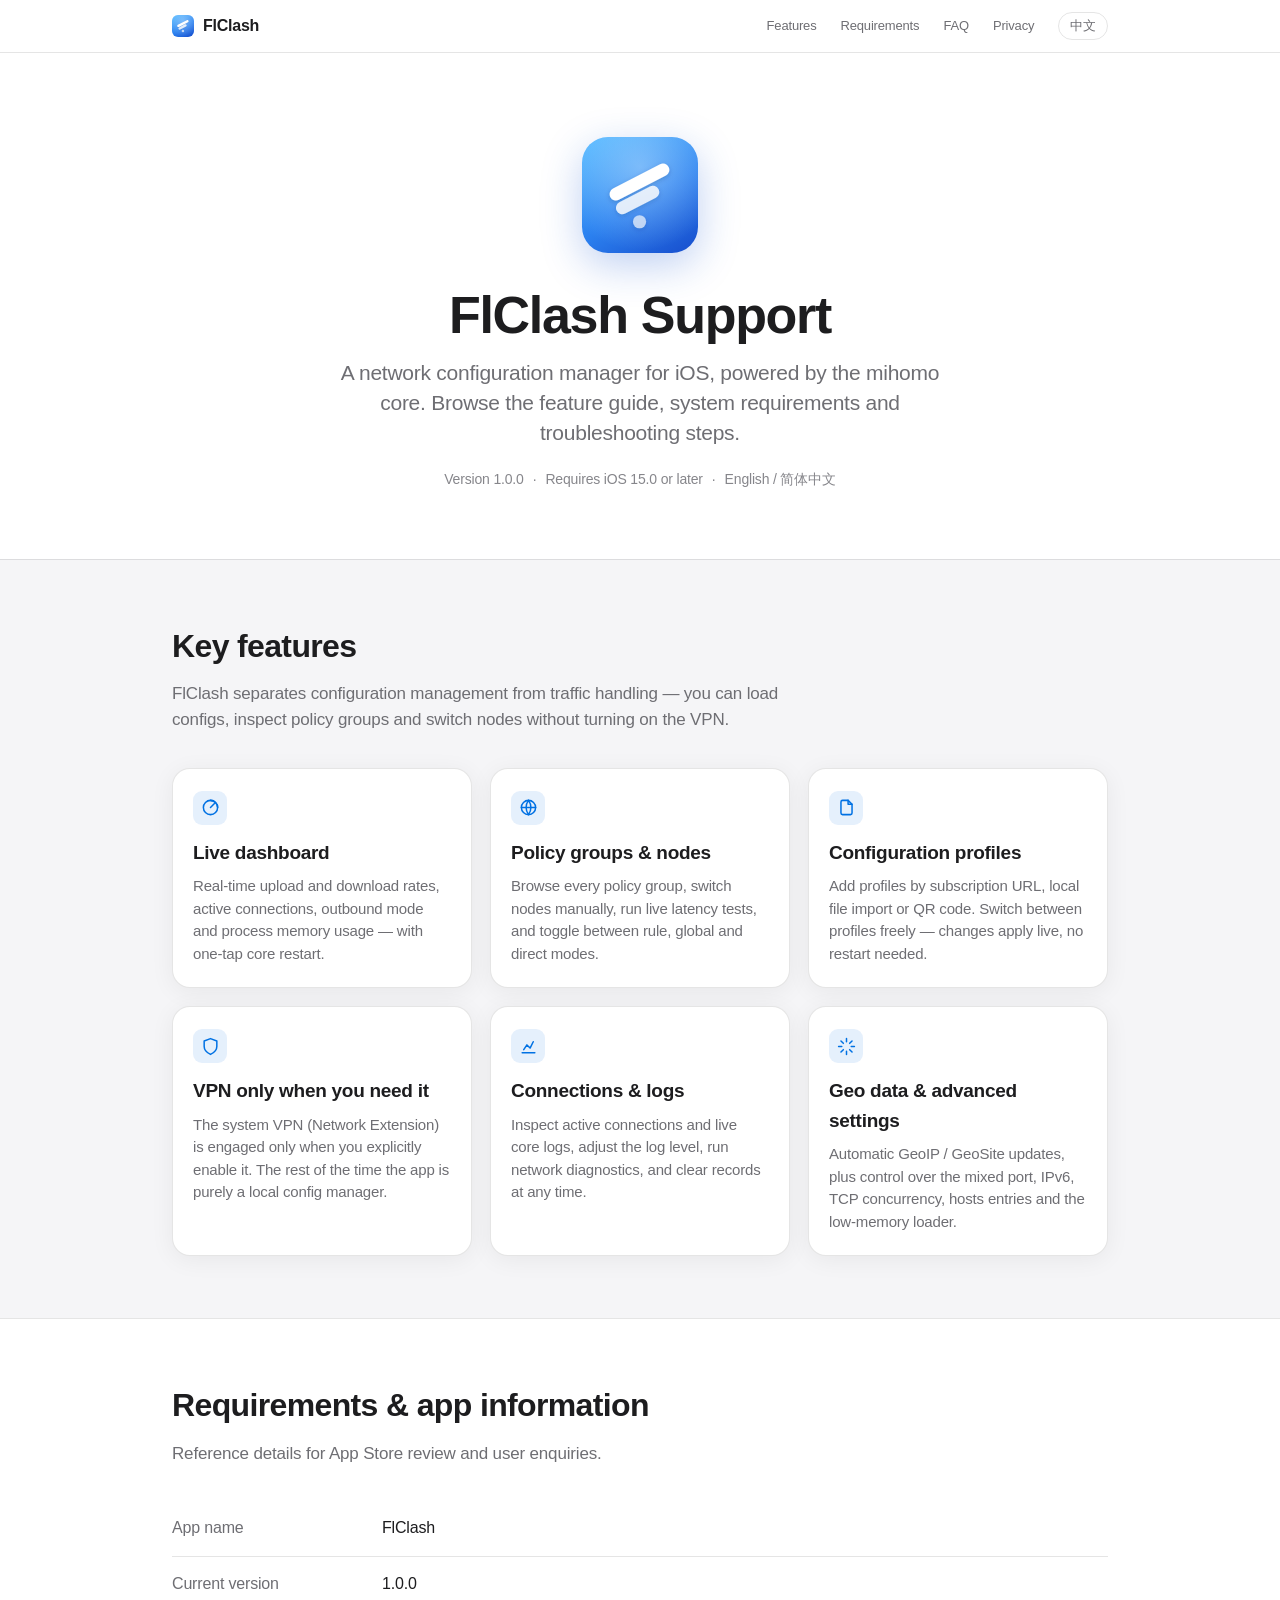
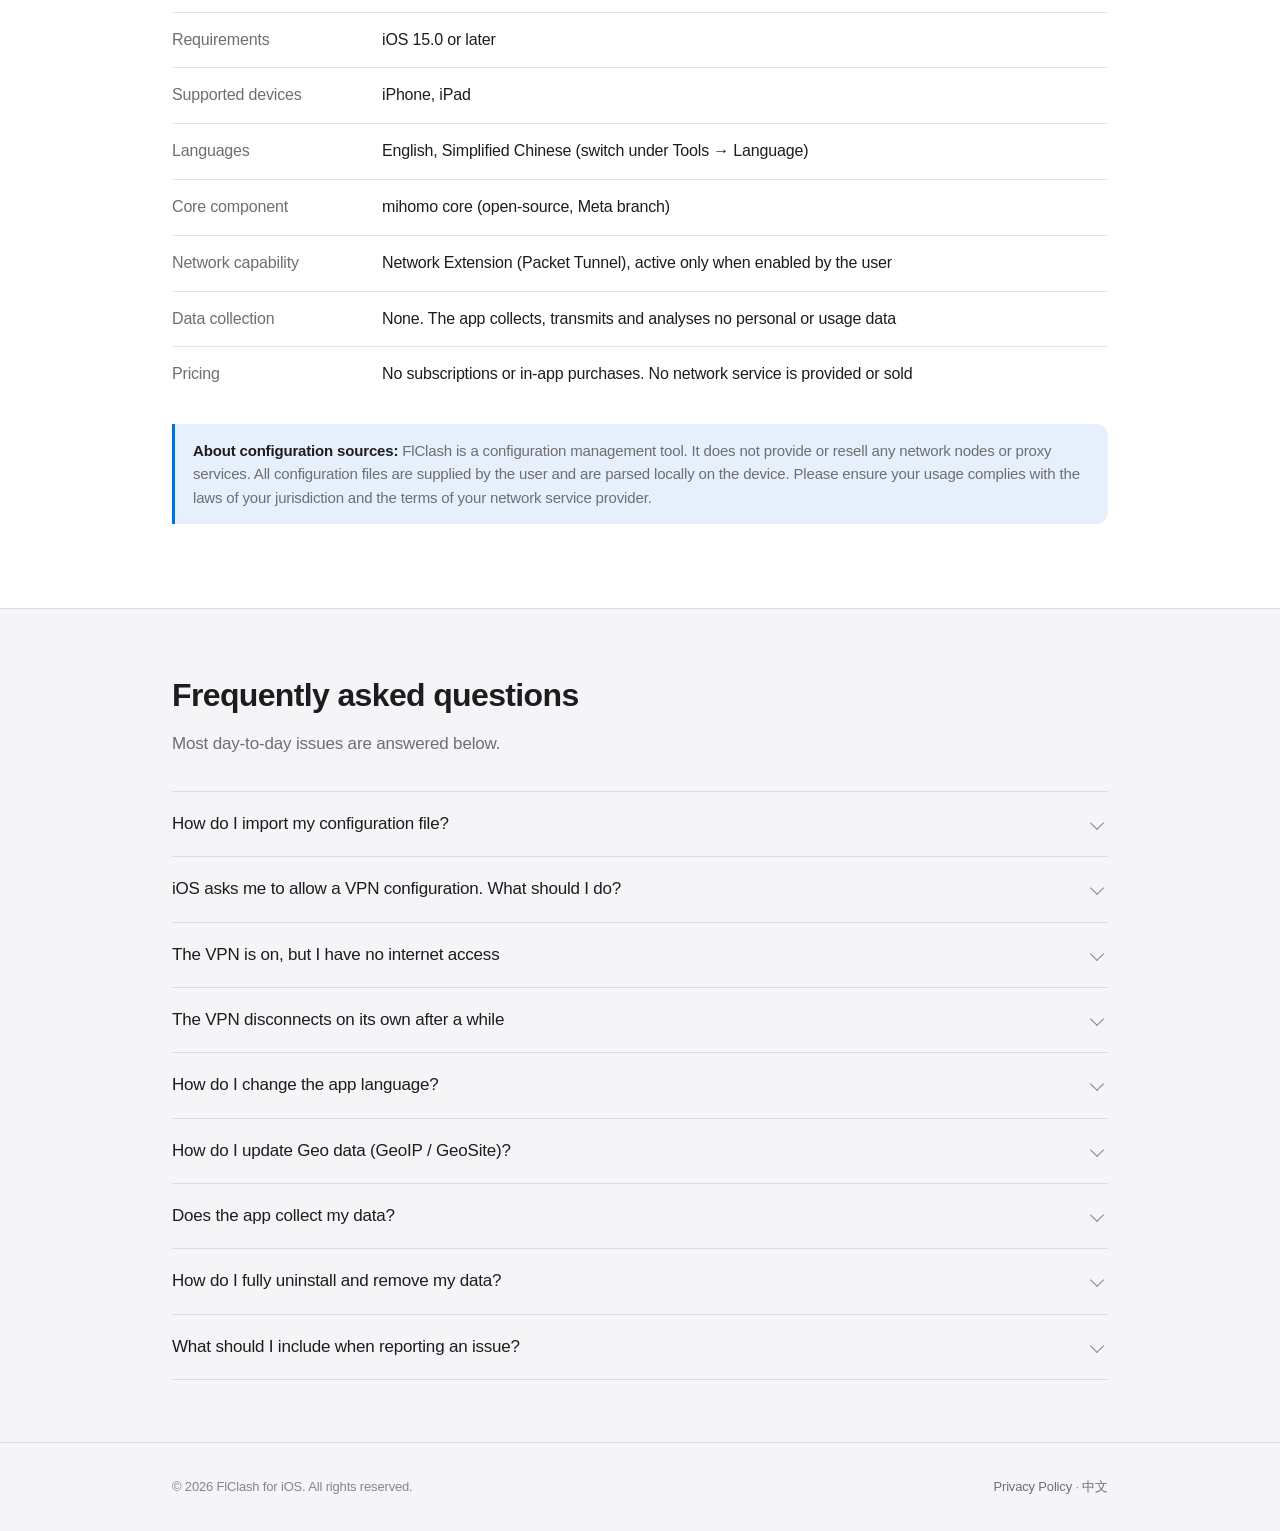
<file: index.html>
<!DOCTYPE html>
<html lang="en">
<head>
<meta charset="utf-8">
<meta name="viewport" content="width=device-width, initial-scale=1">
<title>FlClash for iOS — Support</title>
<meta name="description" content="Support center for FlClash for iOS: features, FAQ, system requirements and contact information.">
<meta name="theme-color" content="#2C82F0">
<link rel="icon" href="assets/icon.svg" type="image/svg+xml">
<link rel="stylesheet" href="assets/style.css">
</head>
<body>

<nav class="nav">
  <div class="nav-inner">
    <a class="nav-brand" href="index.html">
      <img src="assets/icon.svg" alt="">
      FlClash
    </a>
    <div class="nav-links">
      <a href="#features">Features</a>
      <a href="#specs">Requirements</a>
      <a href="#faq">FAQ</a>
      <a href="privacy.html">Privacy</a>
      <a class="lang-pill" href="index-zh.html">中文</a>
    </div>
  </div>
</nav>

<header class="hero wrap">
  <img class="hero-icon" src="assets/icon.svg" alt="FlClash app icon">
  <h1>FlClash Support</h1>
  <p class="sub">A network configuration manager for iOS, powered by the mihomo core. Browse the feature guide, system requirements and troubleshooting steps.</p>
  <div class="meta">
    <span>Version 1.0.0</span>·<span>Requires iOS 15.0 or later</span>·<span>English / 简体中文</span>
  </div>
</header>

<!-- ============ Features ============ -->
<section id="features" class="band">
  <div class="wrap">
    <h2>Key features</h2>
    <p class="section-lead">FlClash separates configuration management from traffic handling — you can load configs, inspect policy groups and switch nodes without turning on the VPN.</p>

    <div class="grid">
      <div class="card">
        <div class="ico"><svg viewBox="0 0 24 24"><path d="M12 3a9 9 0 019 9M12 12l5-5"/><circle cx="12" cy="12" r="9"/></svg></div>
        <h3>Live dashboard</h3>
        <p>Real-time upload and download rates, active connections, outbound mode and process memory usage — with one-tap core restart.</p>
      </div>

      <div class="card">
        <div class="ico"><svg viewBox="0 0 24 24"><circle cx="12" cy="12" r="9"/><path d="M3 12h18M12 3a15 15 0 010 18 15 15 0 010-18"/></svg></div>
        <h3>Policy groups &amp; nodes</h3>
        <p>Browse every policy group, switch nodes manually, run live latency tests, and toggle between rule, global and direct modes.</p>
      </div>

      <div class="card">
        <div class="ico"><svg viewBox="0 0 24 24"><path d="M14 3H7a2 2 0 00-2 2v14a2 2 0 002 2h10a2 2 0 002-2V8z"/><path d="M14 3v5h5"/></svg></div>
        <h3>Configuration profiles</h3>
        <p>Add profiles by subscription URL, local file import or QR code. Switch between profiles freely — changes apply live, no restart needed.</p>
      </div>

      <div class="card">
        <div class="ico"><svg viewBox="0 0 24 24"><path d="M12 22s8-4 8-10V5l-8-3-8 3v7c0 6 8 10 8 10z"/></svg></div>
        <h3>VPN only when you need it</h3>
        <p>The system VPN (Network Extension) is engaged only when you explicitly enable it. The rest of the time the app is purely a local config manager.</p>
      </div>

      <div class="card">
        <div class="ico"><svg viewBox="0 0 24 24"><path d="M4 20h16M6 16l4-6 4 4 4-8"/></svg></div>
        <h3>Connections &amp; logs</h3>
        <p>Inspect active connections and live core logs, adjust the log level, run network diagnostics, and clear records at any time.</p>
      </div>

      <div class="card">
        <div class="ico"><svg viewBox="0 0 24 24"><path d="M12 2v4M12 18v4M2 12h4M18 12h4M5 5l3 3M16 16l3 3M19 5l-3 3M8 16l-3 3"/></svg></div>
        <h3>Geo data &amp; advanced settings</h3>
        <p>Automatic GeoIP / GeoSite updates, plus control over the mixed port, IPv6, TCP concurrency, hosts entries and the low-memory loader.</p>
      </div>
    </div>
  </div>
</section>

<!-- ============ Requirements ============ -->
<section id="specs">
  <div class="wrap">
    <h2>Requirements &amp; app information</h2>
    <p class="section-lead">Reference details for App Store review and user enquiries.</p>
    <table class="spec">
      <tr><th>App name</th><td>FlClash</td></tr>
      <tr><th>Current version</th><td>1.0.0</td></tr>
      <tr><th>Requirements</th><td>iOS 15.0 or later</td></tr>
      <tr><th>Supported devices</th><td>iPhone, iPad</td></tr>
      <tr><th>Languages</th><td>English, Simplified Chinese (switch under Tools → Language)</td></tr>
      <tr><th>Core component</th><td>mihomo core (open-source, Meta branch)</td></tr>
      <tr><th>Network capability</th><td>Network Extension (Packet Tunnel), active only when enabled by the user</td></tr>
      <tr><th>Data collection</th><td>None. The app collects, transmits and analyses no personal or usage data</td></tr>
      <tr><th>Pricing</th><td>No subscriptions or in-app purchases. No network service is provided or sold</td></tr>
    </table>

    <div class="callout">
      <strong>About configuration sources:</strong> FlClash is a configuration management tool. It does not provide or resell any network nodes or proxy services. All configuration files are supplied by the user and are parsed locally on the device. Please ensure your usage complies with the laws of your jurisdiction and the terms of your network service provider.
    </div>
  </div>
</section>

<!-- ============ FAQ ============ -->
<section id="faq" class="band">
  <div class="wrap">
    <h2>Frequently asked questions</h2>
    <p class="section-lead">Most day-to-day issues are answered below.</p>

    <div class="faq">
      <details>
        <summary>How do I import my configuration file?</summary>
        <div class="faq-body">
          <p>Open the <strong>Profiles</strong> tab and tap <strong>+</strong> in the top-right corner. Three options are available:</p>
          <ol>
            <li><strong>Download from URL</strong> — paste your subscription link and tap download.</li>
            <li><strong>Import from file</strong> — pick a <code>.yaml</code> / <code>.yml</code> file stored on your device.</li>
            <li><strong>Scan QR code</strong> — use the camera to scan a configuration QR code.</li>
          </ol>
          <p>Tap a profile to activate it. Changes are applied live — no restart required.</p>
        </div>
      </details>

      <details>
        <summary>iOS asks me to allow a VPN configuration. What should I do?</summary>
        <div class="faq-body">
          <p>The first time you enable the VPN, iOS shows a system permission dialog. Tap <strong>Allow</strong> and confirm with Face ID, Touch ID or your passcode. This is the standard iOS flow for installing a VPN profile into system settings.</p>
          <p>If you tapped "Don't Allow" by mistake, go to <strong>Settings → General → VPN &amp; Device Management</strong>, remove any leftover profile, then enable the VPN again in the app.</p>
        </div>
      </details>

      <details>
        <summary>The VPN is on, but I have no internet access</summary>
        <div class="faq-body">
          <p>Work through these steps in order:</p>
          <ol>
            <li>On the <strong>Dashboard</strong>, confirm the status reads <strong>"Handling traffic"</strong>.</li>
            <li>In the <strong>Proxies</strong> tab, run a latency test and confirm the selected node responds (not <em>Timeout</em>).</li>
            <li>Make sure your profile <strong>hasn't expired</strong> — pull down to refresh the subscription in the Profiles tab.</li>
            <li>Switch the outbound mode (Rule / Global) to check whether a routing rule is the cause.</li>
            <li>Under <strong>Tools → Logs</strong>, set the level to <code>info</code> or <code>debug</code> and look for errors.</li>
            <li>If the problem persists, turn the VPN off and run <strong>Tools → VPN Diagnostics</strong>.</li>
          </ol>
        </div>
      </details>

      <details>
        <summary>The VPN disconnects on its own after a while</summary>
        <div class="faq-body">
          <p>iOS enforces a hard memory ceiling of roughly <strong>50 MB</strong> on network extension processes, and terminates any process that exceeds it. The app includes several layers of memory control, but very high concurrency can still trigger the limit. We recommend:</p>
          <ul>
            <li>Enable the <strong>low-memory Geo loader</strong> (memconservative) under Tools → Basic Settings.</li>
            <li>Set the <strong>log level</strong> to <code>warning</code> or <code>silent</code>.</li>
            <li>Turn off <strong>TCP concurrency</strong> and <strong>IPv6</strong> if you don't need them.</li>
            <li>Trim your rule sets — prefer GeoIP over large GEOSITE rule providers.</li>
          </ul>
          <p>You can watch the extension's live memory usage on the Dashboard.</p>
        </div>
      </details>

      <details>
        <summary>How do I change the app language?</summary>
        <div class="faq-body">
          <p>Go to <strong>Tools → Language</strong> and choose <strong>Follow system</strong>, <strong>中文</strong> or <strong>English</strong>. Some tab bar labels require an app restart to update fully.</p>
        </div>
      </details>

      <details>
        <summary>How do I update Geo data (GeoIP / GeoSite)?</summary>
        <div class="faq-body">
          <p>Open <strong>Tools → Resources</strong> to see each data file's download status and last update time, and tap to update manually. With <strong>auto-update</strong> enabled, the app refreshes them in the background at your chosen interval (in hours).</p>
        </div>
      </details>

      <details>
        <summary>Does the app collect my data?</summary>
        <div class="faq-body">
          <p><strong>No.</strong> FlClash collects, transmits and analyses no personal information or usage data, and contains no third-party analytics or advertising SDKs. The profiles you add, along with connection logs and traffic statistics, are <strong>stored only on your device</strong> and can be cleared at any time from within the app.</p>
          <p>See the <a href="privacy.html">Privacy Policy</a> for details.</p>
        </div>
      </details>

      <details>
        <summary>How do I fully uninstall and remove my data?</summary>
        <div class="faq-body">
          <ol>
            <li>Turn off the VPN toggle inside the app.</li>
            <li>Touch and hold the Home Screen icon → Delete App.</li>
            <li>Go to <strong>Settings → General → VPN &amp; Device Management</strong> and remove the FlClash VPN configuration.</li>
          </ol>
          <p>Deleting the app removes its sandbox, and with it all local profiles and logs.</p>
        </div>
      </details>

      <details>
        <summary>What should I include when reporting an issue?</summary>
        <div class="faq-body">
          <p>To help us diagnose quickly, please include:</p>
          <ul>
            <li>Device model and iOS version (e.g. iPhone 14, iOS 17.5)</li>
            <li>App version (shown under Tools → About)</li>
            <li>What happens, and the steps to reproduce it</li>
            <li>Relevant excerpts from Tools → Logs (<strong>please redact subscription links, server addresses and other sensitive details</strong>)</li>
          </ul>
        </div>
      </details>
    </div>
  </div>
</section>

<footer>
  <div class="wrap">
    <p>© 2026 FlClash for iOS. All rights reserved.</p>
    <p class="spacer">
      <a href="privacy.html">Privacy Policy</a> ·
      <a href="index-zh.html">中文</a>
    </p>
  </div>
</footer>

</body>
</html>
</file>
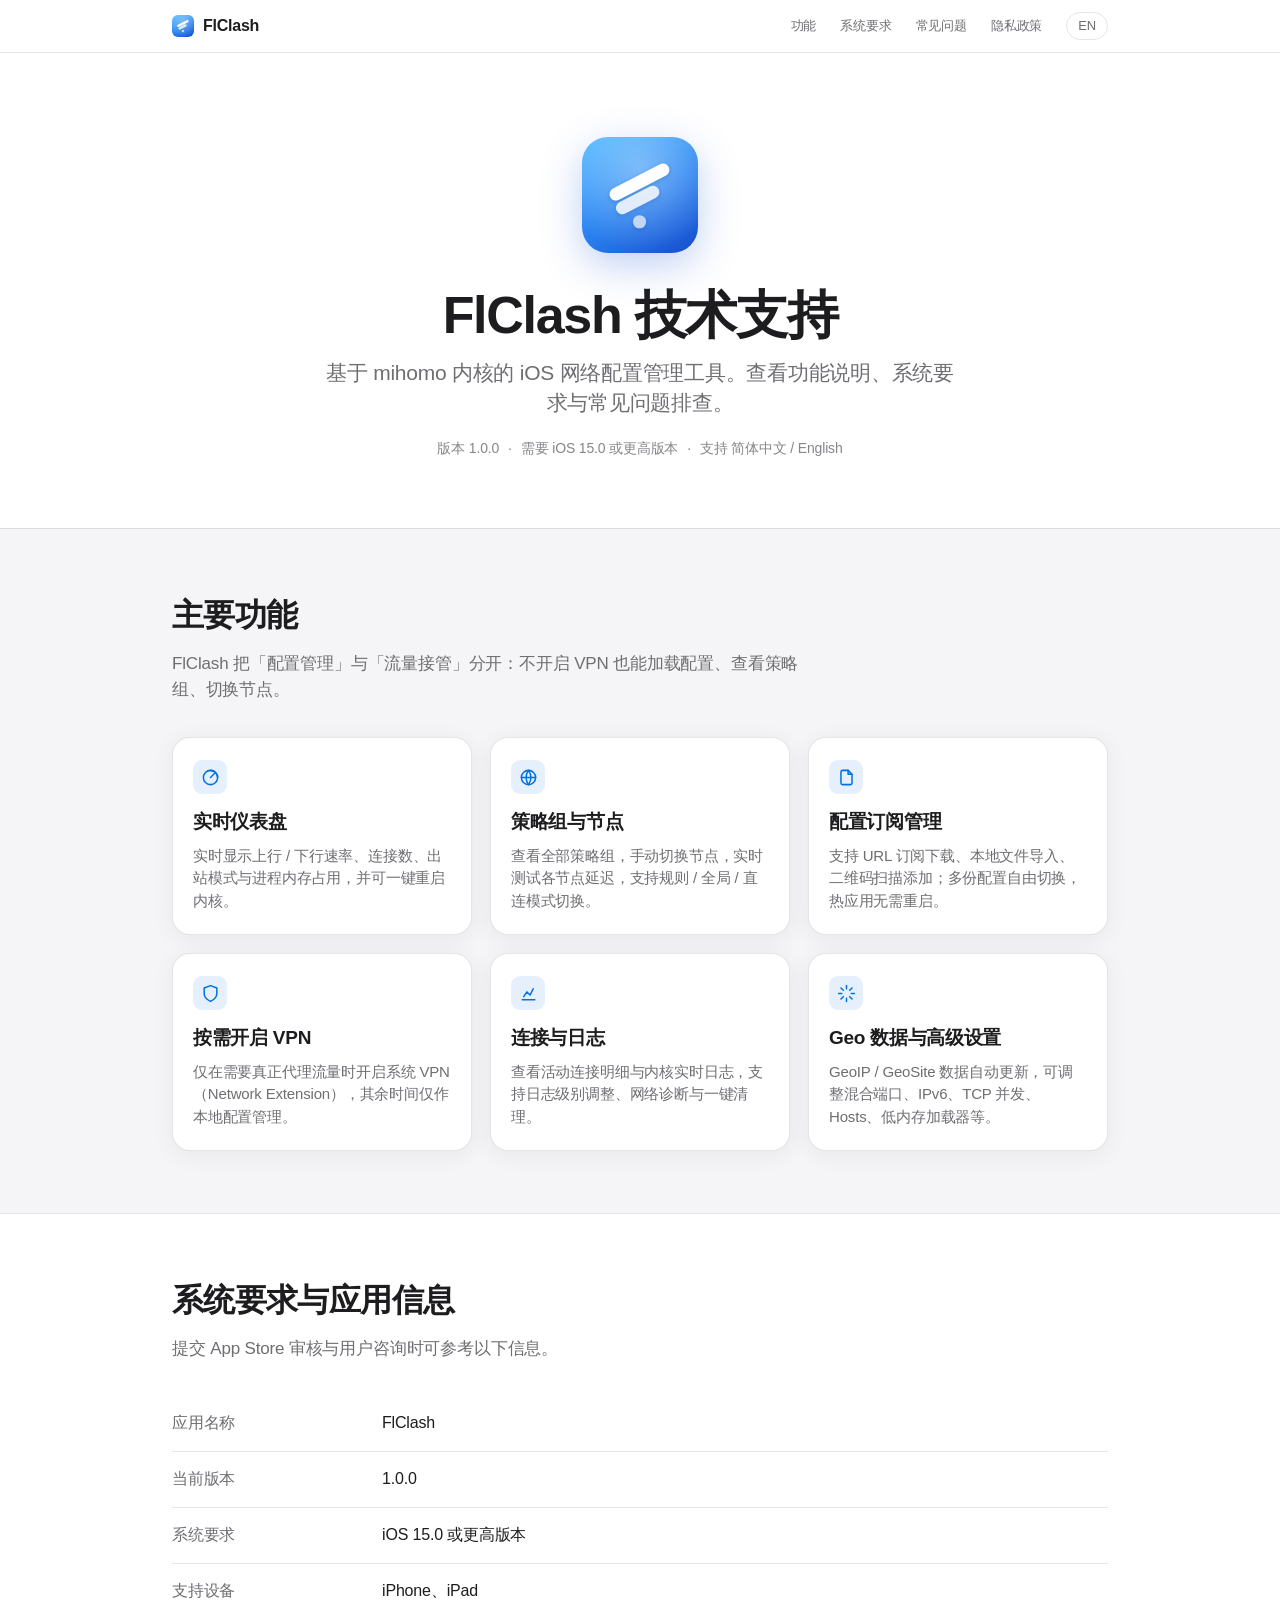
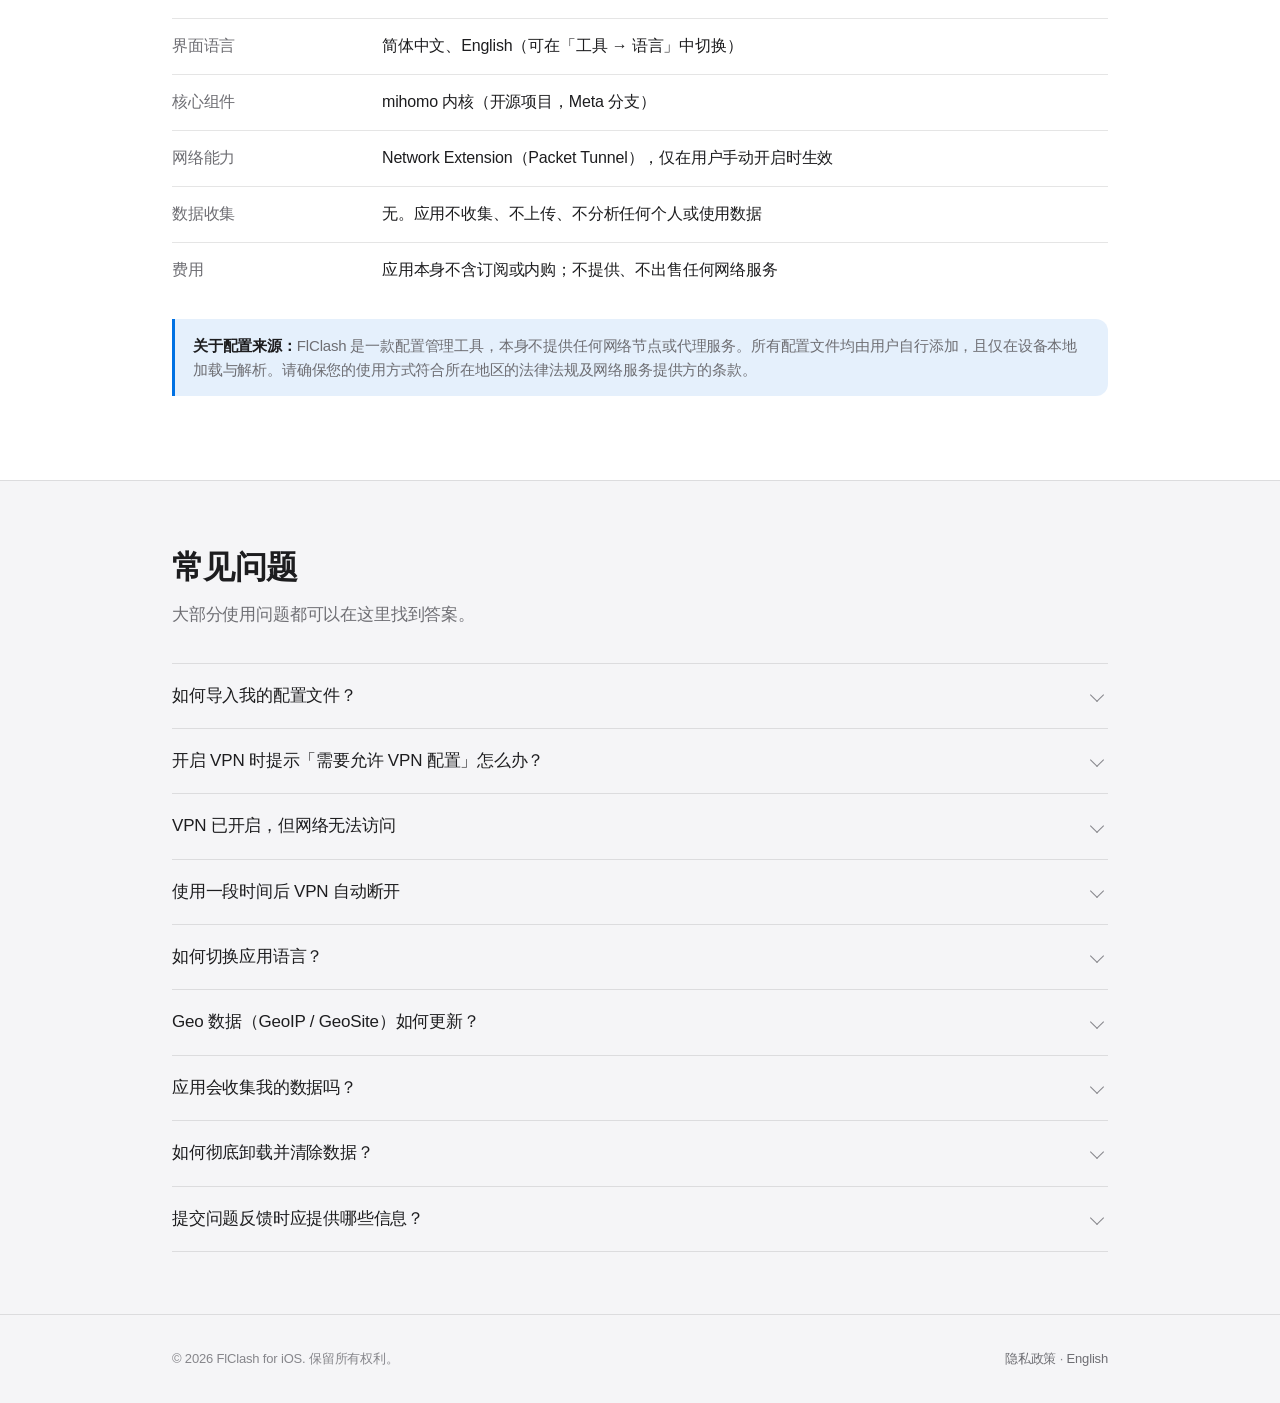
<file: index-zh.html>
<!DOCTYPE html>
<html lang="zh-CN">
<head>
<meta charset="utf-8">
<meta name="viewport" content="width=device-width, initial-scale=1">
<title>FlClash for iOS — 技术支持</title>
<meta name="description" content="FlClash for iOS 技术支持中心：功能介绍、常见问题、系统要求与联系方式。">
<meta name="theme-color" content="#2C82F0">
<link rel="icon" href="assets/icon.svg" type="image/svg+xml">
<link rel="stylesheet" href="assets/style.css">
</head>
<body>

<nav class="nav">
  <div class="nav-inner">
    <a class="nav-brand" href="index-zh.html">
      <img src="assets/icon.svg" alt="">
      FlClash
    </a>
    <div class="nav-links">
      <a href="#features">功能</a>
      <a href="#specs">系统要求</a>
      <a href="#faq">常见问题</a>
      <a href="privacy-zh.html">隐私政策</a>
      <a class="lang-pill" href="index.html">EN</a>
    </div>
  </div>
</nav>

<header class="hero wrap">
  <img class="hero-icon" src="assets/icon.svg" alt="FlClash 应用图标">
  <h1>FlClash 技术支持</h1>
  <p class="sub">基于 mihomo 内核的 iOS 网络配置管理工具。查看功能说明、系统要求与常见问题排查。</p>
  <div class="meta">
    <span>版本 1.0.0</span>·<span>需要 iOS 15.0 或更高版本</span>·<span>支持 简体中文 / English</span>
  </div>
</header>

<!-- ============ 功能 ============ -->
<section id="features" class="band">
  <div class="wrap">
    <h2>主要功能</h2>
    <p class="section-lead">FlClash 把「配置管理」与「流量接管」分开：不开启 VPN 也能加载配置、查看策略组、切换节点。</p>

    <div class="grid">
      <div class="card">
        <div class="ico"><svg viewBox="0 0 24 24"><path d="M12 3a9 9 0 019 9M12 12l5-5"/><circle cx="12" cy="12" r="9"/></svg></div>
        <h3>实时仪表盘</h3>
        <p>实时显示上行 / 下行速率、连接数、出站模式与进程内存占用，并可一键重启内核。</p>
      </div>

      <div class="card">
        <div class="ico"><svg viewBox="0 0 24 24"><circle cx="12" cy="12" r="9"/><path d="M3 12h18M12 3a15 15 0 010 18 15 15 0 010-18"/></svg></div>
        <h3>策略组与节点</h3>
        <p>查看全部策略组，手动切换节点，实时测试各节点延迟，支持规则 / 全局 / 直连模式切换。</p>
      </div>

      <div class="card">
        <div class="ico"><svg viewBox="0 0 24 24"><path d="M14 3H7a2 2 0 00-2 2v14a2 2 0 002 2h10a2 2 0 002-2V8z"/><path d="M14 3v5h5"/></svg></div>
        <h3>配置订阅管理</h3>
        <p>支持 URL 订阅下载、本地文件导入、二维码扫描添加；多份配置自由切换，热应用无需重启。</p>
      </div>

      <div class="card">
        <div class="ico"><svg viewBox="0 0 24 24"><path d="M12 22s8-4 8-10V5l-8-3-8 3v7c0 6 8 10 8 10z"/></svg></div>
        <h3>按需开启 VPN</h3>
        <p>仅在需要真正代理流量时开启系统 VPN（Network Extension），其余时间仅作本地配置管理。</p>
      </div>

      <div class="card">
        <div class="ico"><svg viewBox="0 0 24 24"><path d="M4 20h16M6 16l4-6 4 4 4-8"/></svg></div>
        <h3>连接与日志</h3>
        <p>查看活动连接明细与内核实时日志，支持日志级别调整、网络诊断与一键清理。</p>
      </div>

      <div class="card">
        <div class="ico"><svg viewBox="0 0 24 24"><path d="M12 2v4M12 18v4M2 12h4M18 12h4M5 5l3 3M16 16l3 3M19 5l-3 3M8 16l-3 3"/></svg></div>
        <h3>Geo 数据与高级设置</h3>
        <p>GeoIP / GeoSite 数据自动更新，可调整混合端口、IPv6、TCP 并发、Hosts、低内存加载器等。</p>
      </div>
    </div>
  </div>
</section>

<!-- ============ 系统要求 ============ -->
<section id="specs">
  <div class="wrap">
    <h2>系统要求与应用信息</h2>
    <p class="section-lead">提交 App Store 审核与用户咨询时可参考以下信息。</p>
    <table class="spec">
      <tr><th>应用名称</th><td>FlClash</td></tr>
      <tr><th>当前版本</th><td>1.0.0</td></tr>
      <tr><th>系统要求</th><td>iOS 15.0 或更高版本</td></tr>
      <tr><th>支持设备</th><td>iPhone、iPad</td></tr>
      <tr><th>界面语言</th><td>简体中文、English（可在「工具 → 语言」中切换）</td></tr>
      <tr><th>核心组件</th><td>mihomo 内核（开源项目，Meta 分支）</td></tr>
      <tr><th>网络能力</th><td>Network Extension（Packet Tunnel），仅在用户手动开启时生效</td></tr>
      <tr><th>数据收集</th><td>无。应用不收集、不上传、不分析任何个人或使用数据</td></tr>
      <tr><th>费用</th><td>应用本身不含订阅或内购；不提供、不出售任何网络服务</td></tr>
    </table>

    <div class="callout">
      <strong>关于配置来源：</strong>FlClash 是一款配置管理工具，本身不提供任何网络节点或代理服务。所有配置文件均由用户自行添加，且仅在设备本地加载与解析。请确保您的使用方式符合所在地区的法律法规及网络服务提供方的条款。
    </div>
  </div>
</section>

<!-- ============ FAQ ============ -->
<section id="faq" class="band">
  <div class="wrap">
    <h2>常见问题</h2>
    <p class="section-lead">大部分使用问题都可以在这里找到答案。</p>

    <div class="faq">
      <details>
        <summary>如何导入我的配置文件？</summary>
        <div class="faq-body">
          <p>进入「配置」页，点击右上角 <strong>+</strong>，可选择三种方式：</p>
          <ol>
            <li><strong>从 URL 下载订阅</strong> — 粘贴订阅链接后点击下载。</li>
            <li><strong>从文件导入</strong> — 选择设备上已保存的 <code>.yaml</code> / <code>.yml</code> 文件。</li>
            <li><strong>扫描二维码</strong> — 使用相机扫描配置二维码。</li>
          </ol>
          <p>导入后点击配置项即可启用，配置会热应用，无需重启应用。</p>
        </div>
      </details>

      <details>
        <summary>开启 VPN 时提示「需要允许 VPN 配置」怎么办？</summary>
        <div class="faq-body">
          <p>首次开启时，iOS 会弹出系统授权对话框，需要点击<strong>「允许」</strong>并通过 Face ID / Touch ID / 密码验证。这是 iOS 的标准流程，用于将 VPN 配置写入系统设置。</p>
          <p>若误点了「不允许」，请在 <strong>iOS 设置 → 通用 → VPN 与设备管理</strong> 中删除残留配置后，回到应用重新开启。</p>
        </div>
      </details>

      <details>
        <summary>VPN 已开启，但网络无法访问</summary>
        <div class="faq-body">
          <p>请按顺序排查：</p>
          <ol>
            <li>在「仪表盘」确认状态显示为<strong>「正在接管流量」</strong>。</li>
            <li>在「代理」页对当前策略组测速，确认所选节点<strong>延迟正常</strong>（非 Timeout）。</li>
            <li>确认配置文件<strong>未过期</strong>，可在「配置」页下拉刷新订阅。</li>
            <li>切换出站模式（规则 / 全局）验证是否为分流规则问题。</li>
            <li>在「工具 → 日志」将级别调至 <code>info</code> 或 <code>debug</code>，查看具体报错。</li>
            <li>仍无效时，关闭 VPN 后在「工具 → VPN 诊断」中运行一次检测。</li>
          </ol>
        </div>
      </details>

      <details>
        <summary>使用一段时间后 VPN 自动断开</summary>
        <div class="faq-body">
          <p>iOS 对网络扩展进程有约 <strong>50MB</strong> 的内存硬上限，超出会被系统终止。应用已内置多层内存控制，但在超高并发场景下仍可能触发。建议：</p>
          <ul>
            <li>在「工具 → 基本配置」中开启<strong>低内存 Geo 加载器</strong>（memconservative）。</li>
            <li>将<strong>日志级别</strong>设为 <code>warning</code> 或 <code>silent</code>。</li>
            <li>关闭 <strong>TCP 并发</strong>与不必要的 <strong>IPv6</strong>。</li>
            <li>精简配置中的规则集，优先使用 GeoIP 而非大体积 GEOSITE 规则集。</li>
          </ul>
          <p>可在「仪表盘」实时查看扩展进程的内存占用。</p>
        </div>
      </details>

      <details>
        <summary>如何切换应用语言？</summary>
        <div class="faq-body">
          <p>进入「工具 → 语言」，可选择<strong>跟随系统</strong>、<strong>中文</strong>或 <strong>English</strong>。部分底部标签栏文字需要重启应用后完全生效。</p>
        </div>
      </details>

      <details>
        <summary>Geo 数据（GeoIP / GeoSite）如何更新？</summary>
        <div class="faq-body">
          <p>进入「工具 → 资源」，可查看各数据文件的下载状态与更新时间，点击即可手动更新。开启<strong>自动更新</strong>后，应用会按设定的间隔（小时）在后台刷新。</p>
        </div>
      </details>

      <details>
        <summary>应用会收集我的数据吗？</summary>
        <div class="faq-body">
          <p><strong>不会。</strong>FlClash 不收集、不上传、不分析任何个人信息或使用数据，也不含第三方统计与广告 SDK。您添加的订阅配置、连接日志与流量统计<strong>仅存储在设备本地</strong>，可随时在应用内清除。</p>
          <p>详情请查看<a href="privacy-zh.html">隐私政策</a>。</p>
        </div>
      </details>

      <details>
        <summary>如何彻底卸载并清除数据？</summary>
        <div class="faq-body">
          <ol>
            <li>在应用内关闭 VPN 开关。</li>
            <li>长按主屏幕图标 → 删除 App。</li>
            <li>前往 <strong>iOS 设置 → 通用 → VPN 与设备管理</strong>，删除名为 FlClash 的 VPN 配置。</li>
          </ol>
          <p>删除应用后，所有本地配置与日志将随沙盒一并移除。</p>
        </div>
      </details>

      <details>
        <summary>提交问题反馈时应提供哪些信息？</summary>
        <div class="faq-body">
          <p>为便于快速定位，请在邮件中附上：</p>
          <ul>
            <li>设备型号与 iOS 版本（如 iPhone 14、iOS 17.5）</li>
            <li>应用版本号（可在「工具 → 关于」中查看）</li>
            <li>问题的具体表现与复现步骤</li>
            <li>「工具 → 日志」中的相关日志片段（<strong>请自行隐去订阅链接、服务器地址等敏感信息</strong>）</li>
          </ul>
        </div>
      </details>
    </div>
  </div>
</section>

<footer>
  <div class="wrap">
    <p>© 2026 FlClash for iOS. 保留所有权利。</p>
    <p class="spacer">
      <a href="privacy-zh.html">隐私政策</a> ·
      <a href="index.html">English</a>
    </p>
  </div>
</footer>

</body>
</html>
</file>
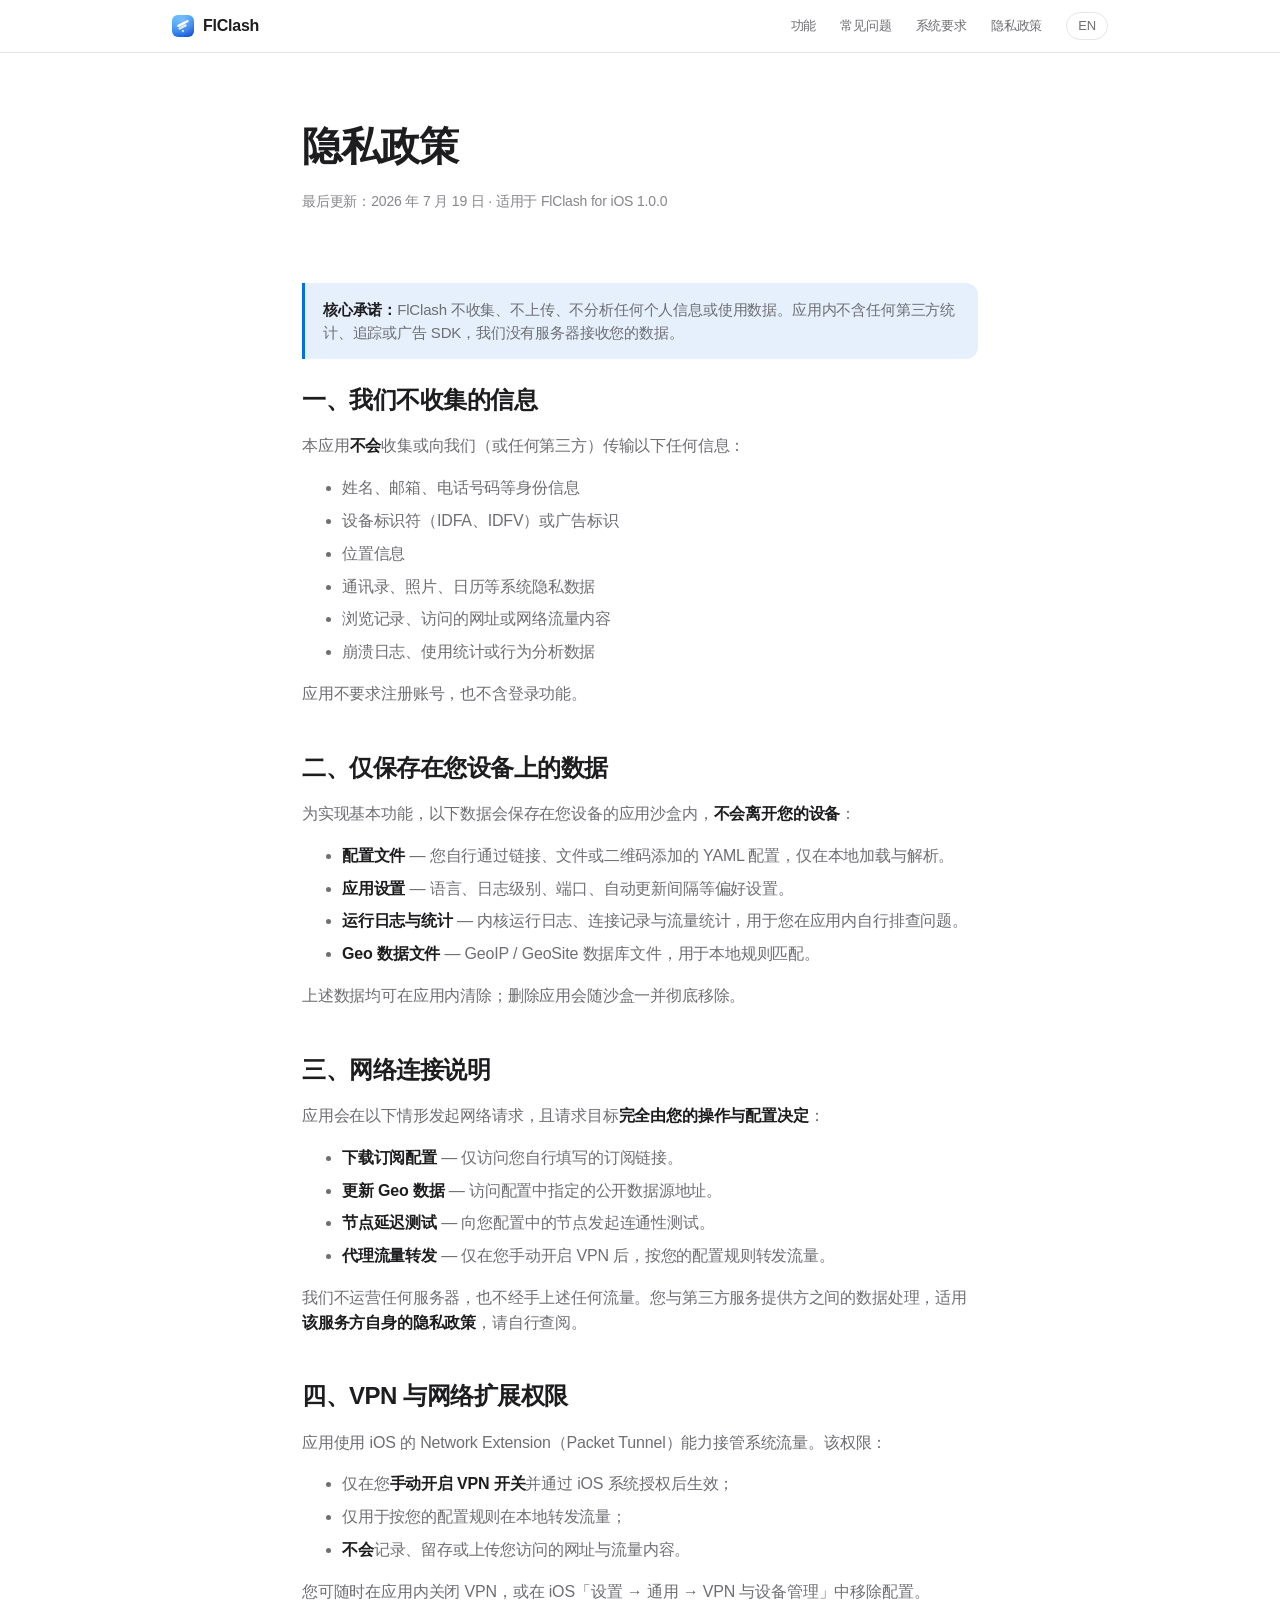
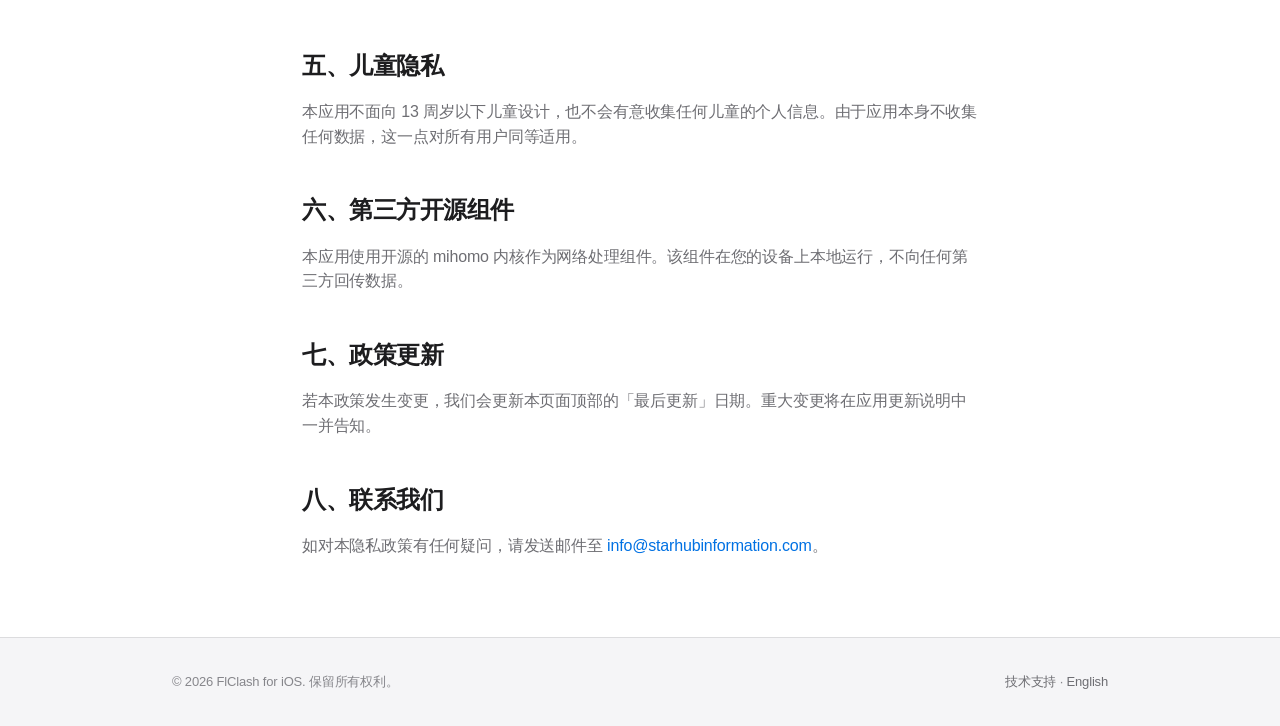
<file: privacy-zh.html>
<!DOCTYPE html>
<html lang="zh-CN">
<head>
<meta charset="utf-8">
<meta name="viewport" content="width=device-width, initial-scale=1">
<title>隐私政策 — FlClash for iOS</title>
<meta name="description" content="FlClash for iOS 隐私政策：本应用不收集、不上传、不分析任何个人或使用数据。">
<meta name="theme-color" content="#2C82F0">
<link rel="icon" href="assets/icon.svg" type="image/svg+xml">
<link rel="stylesheet" href="assets/style.css">
</head>
<body>

<nav class="nav">
  <div class="nav-inner">
    <a class="nav-brand" href="index-zh.html">
      <img src="assets/icon.svg" alt="">
      FlClash
    </a>
    <div class="nav-links">
      <a href="index-zh.html#features">功能</a>
      <a href="index-zh.html#faq">常见问题</a>
      <a href="index-zh.html#specs">系统要求</a>
      <a href="privacy-zh.html">隐私政策</a>
      <a class="lang-pill" href="privacy.html">EN</a>
    </div>
  </div>
</nav>

<header class="page-head wrap">
  <h1>隐私政策</h1>
  <p class="updated">最后更新：2026 年 7 月 19 日 · 适用于 FlClash for iOS 1.0.0</p>
</header>

<section class="plain" style="padding-top:0">
  <div class="wrap prose">

    <div class="callout">
      <strong>核心承诺：</strong>FlClash 不收集、不上传、不分析任何个人信息或使用数据。应用内不含任何第三方统计、追踪或广告 SDK，我们没有服务器接收您的数据。
    </div>

    <h2>一、我们不收集的信息</h2>
    <p>本应用<strong>不会</strong>收集或向我们（或任何第三方）传输以下任何信息：</p>
    <ul>
      <li>姓名、邮箱、电话号码等身份信息</li>
      <li>设备标识符（IDFA、IDFV）或广告标识</li>
      <li>位置信息</li>
      <li>通讯录、照片、日历等系统隐私数据</li>
      <li>浏览记录、访问的网址或网络流量内容</li>
      <li>崩溃日志、使用统计或行为分析数据</li>
    </ul>
    <p>应用不要求注册账号，也不含登录功能。</p>

    <h2>二、仅保存在您设备上的数据</h2>
    <p>为实现基本功能，以下数据会保存在您设备的应用沙盒内，<strong>不会离开您的设备</strong>：</p>
    <ul>
      <li><strong>配置文件</strong> — 您自行通过链接、文件或二维码添加的 YAML 配置，仅在本地加载与解析。</li>
      <li><strong>应用设置</strong> — 语言、日志级别、端口、自动更新间隔等偏好设置。</li>
      <li><strong>运行日志与统计</strong> — 内核运行日志、连接记录与流量统计，用于您在应用内自行排查问题。</li>
      <li><strong>Geo 数据文件</strong> — GeoIP / GeoSite 数据库文件，用于本地规则匹配。</li>
    </ul>
    <p>上述数据均可在应用内清除；删除应用会随沙盒一并彻底移除。</p>

    <h2>三、网络连接说明</h2>
    <p>应用会在以下情形发起网络请求，且请求目标<strong>完全由您的操作与配置决定</strong>：</p>
    <ul>
      <li><strong>下载订阅配置</strong> — 仅访问您自行填写的订阅链接。</li>
      <li><strong>更新 Geo 数据</strong> — 访问配置中指定的公开数据源地址。</li>
      <li><strong>节点延迟测试</strong> — 向您配置中的节点发起连通性测试。</li>
      <li><strong>代理流量转发</strong> — 仅在您手动开启 VPN 后，按您的配置规则转发流量。</li>
    </ul>
    <p>我们不运营任何服务器，也不经手上述任何流量。您与第三方服务提供方之间的数据处理，适用<strong>该服务方自身的隐私政策</strong>，请自行查阅。</p>

    <h2>四、VPN 与网络扩展权限</h2>
    <p>应用使用 iOS 的 Network Extension（Packet Tunnel）能力接管系统流量。该权限：</p>
    <ul>
      <li>仅在您<strong>手动开启 VPN 开关</strong>并通过 iOS 系统授权后生效；</li>
      <li>仅用于按您的配置规则在本地转发流量；</li>
      <li><strong>不会</strong>记录、留存或上传您访问的网址与流量内容。</li>
    </ul>
    <p>您可随时在应用内关闭 VPN，或在 iOS「设置 → 通用 → VPN 与设备管理」中移除配置。</p>

    <h2>五、儿童隐私</h2>
    <p>本应用不面向 13 周岁以下儿童设计，也不会有意收集任何儿童的个人信息。由于应用本身不收集任何数据，这一点对所有用户同等适用。</p>

    <h2>六、第三方开源组件</h2>
    <p>本应用使用开源的 mihomo 内核作为网络处理组件。该组件在您的设备上本地运行，不向任何第三方回传数据。</p>

    <h2>七、政策更新</h2>
    <p>若本政策发生变更，我们会更新本页面顶部的「最后更新」日期。重大变更将在应用更新说明中一并告知。</p>

    <h2>八、联系我们</h2>
    <p>如对本隐私政策有任何疑问，请发送邮件至 <a href="mailto:info@starhubinformation.com">info@starhubinformation.com</a>。</p>

  </div>
</section>

<footer>
  <div class="wrap">
    <p>© 2026 FlClash for iOS. 保留所有权利。</p>
    <p class="spacer">
      <a href="index-zh.html">技术支持</a> ·
      <a href="privacy.html">English</a>
    </p>
  </div>
</footer>

</body>
</html>
</file>
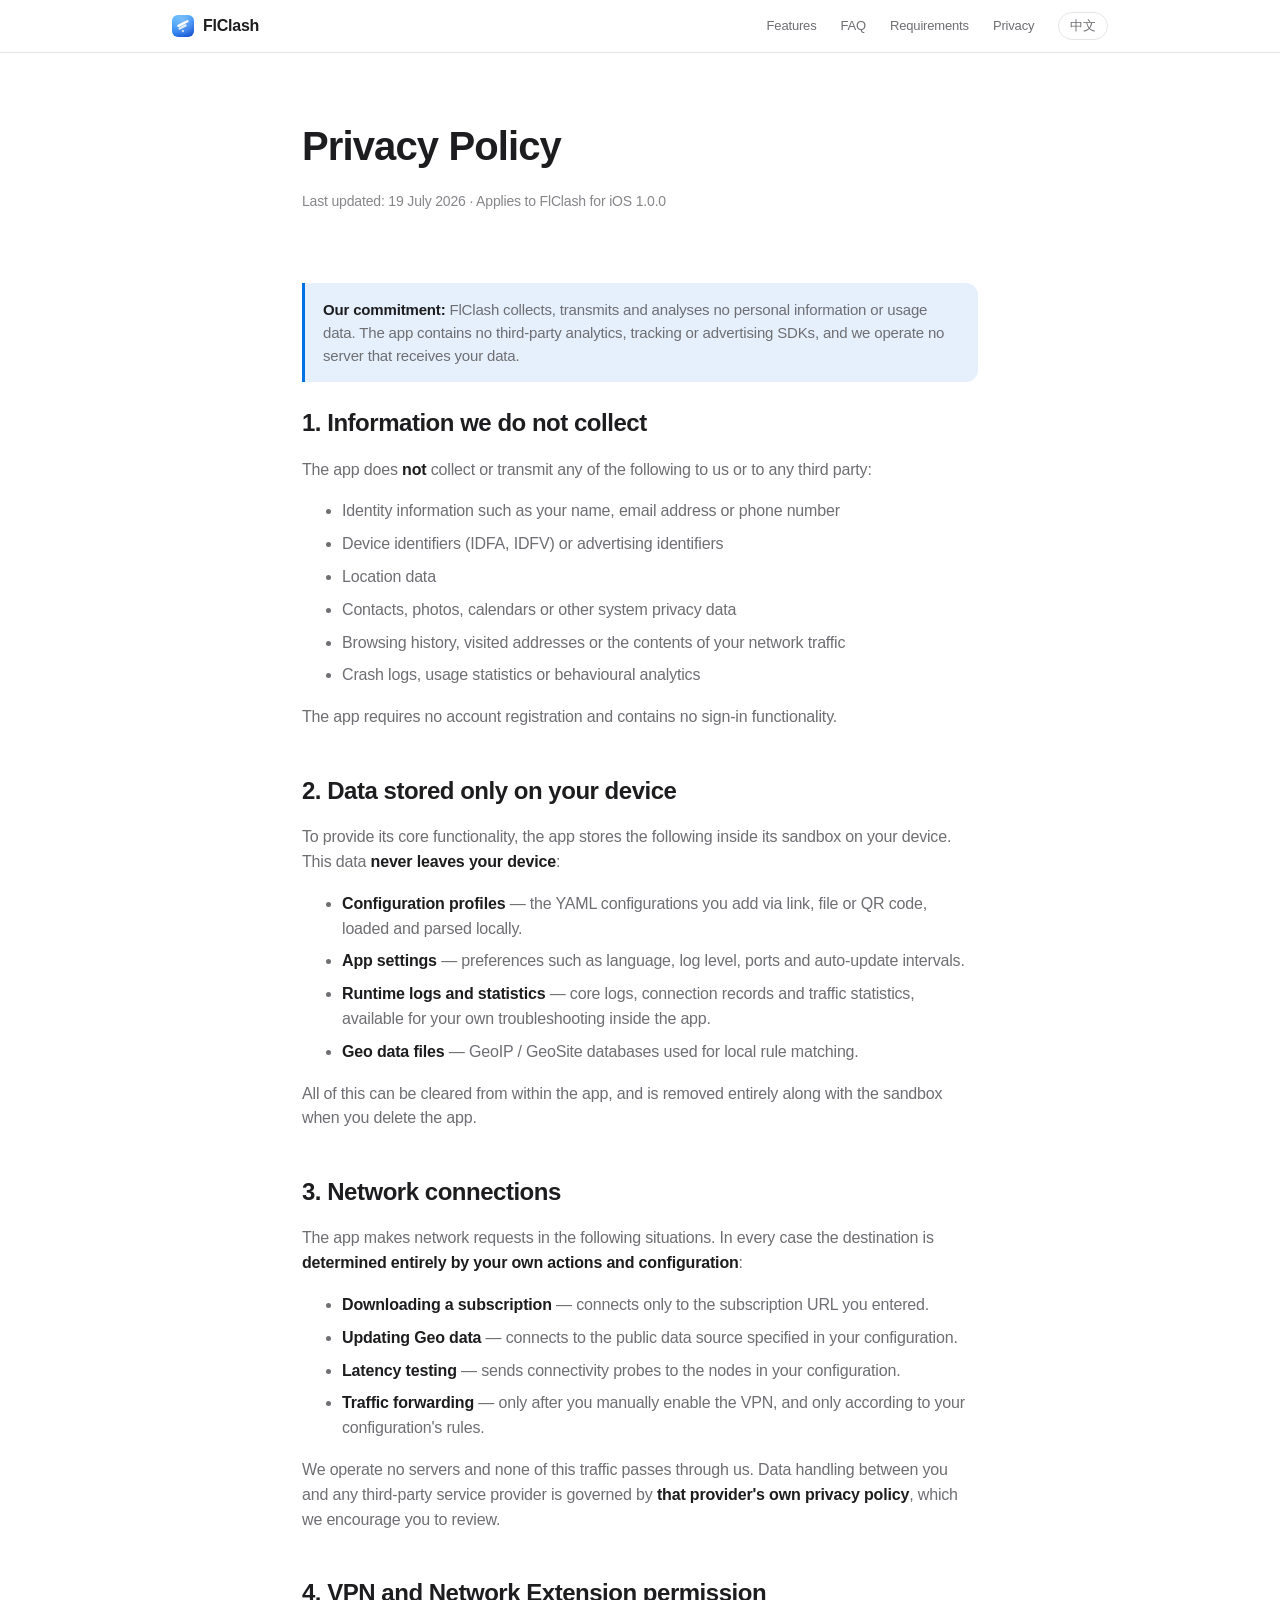
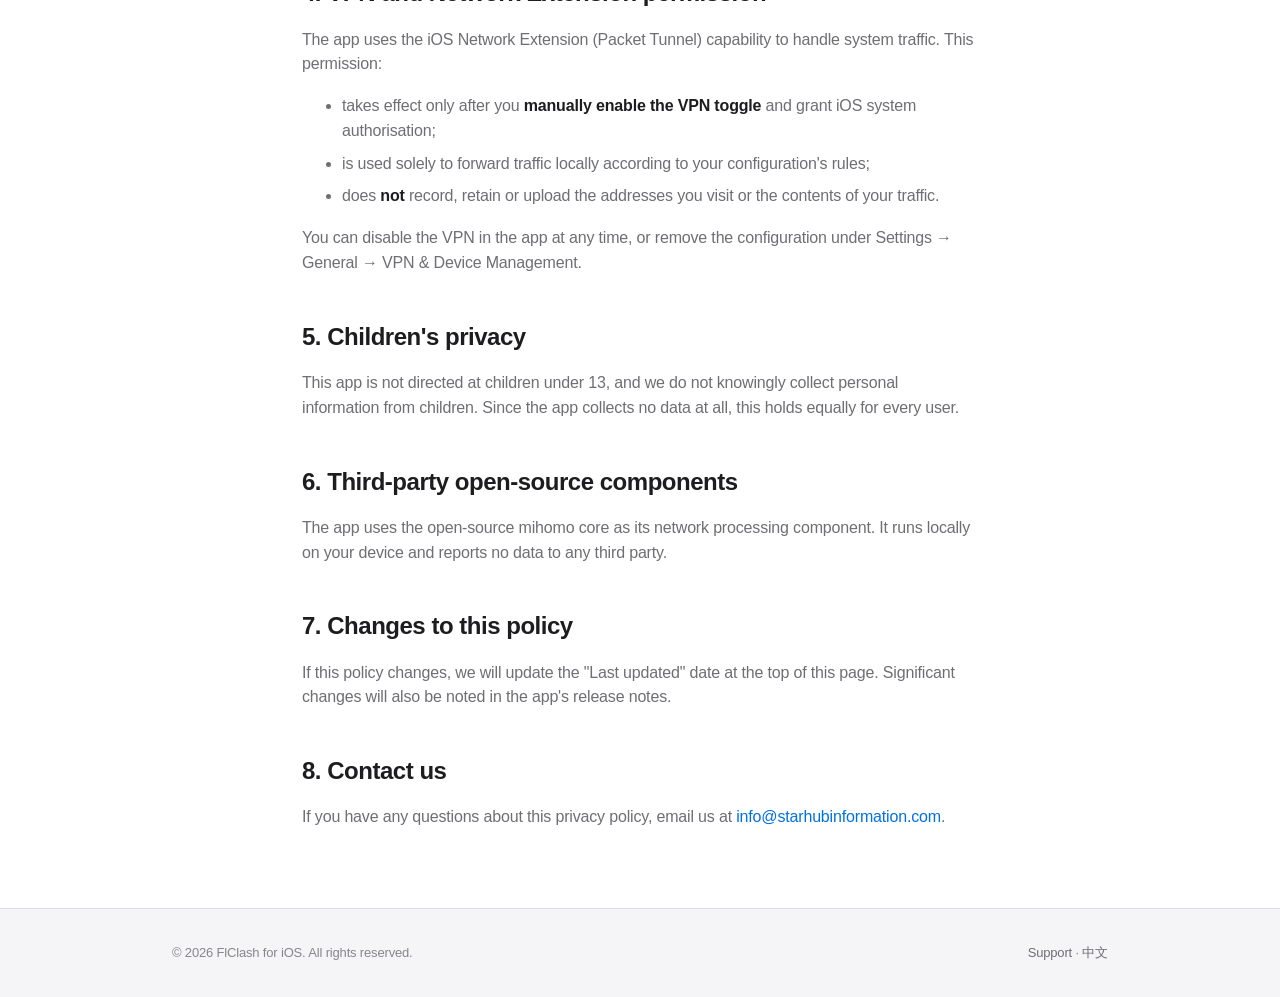
<file: privacy.html>
<!DOCTYPE html>
<html lang="en">
<head>
<meta charset="utf-8">
<meta name="viewport" content="width=device-width, initial-scale=1">
<title>Privacy Policy — FlClash for iOS</title>
<meta name="description" content="FlClash for iOS privacy policy: the app collects, transmits and analyses no personal or usage data.">
<meta name="theme-color" content="#2C82F0">
<link rel="icon" href="assets/icon.svg" type="image/svg+xml">
<link rel="stylesheet" href="assets/style.css">
</head>
<body>

<nav class="nav">
  <div class="nav-inner">
    <a class="nav-brand" href="index.html">
      <img src="assets/icon.svg" alt="">
      FlClash
    </a>
    <div class="nav-links">
      <a href="index.html#features">Features</a>
      <a href="index.html#faq">FAQ</a>
      <a href="index.html#specs">Requirements</a>
      <a href="privacy.html">Privacy</a>
      <a class="lang-pill" href="privacy-zh.html">中文</a>
    </div>
  </div>
</nav>

<header class="page-head wrap">
  <h1>Privacy Policy</h1>
  <p class="updated">Last updated: 19 July 2026 · Applies to FlClash for iOS 1.0.0</p>
</header>

<section class="plain" style="padding-top:0">
  <div class="wrap prose">

    <div class="callout">
      <strong>Our commitment:</strong> FlClash collects, transmits and analyses no personal information or usage data. The app contains no third-party analytics, tracking or advertising SDKs, and we operate no server that receives your data.
    </div>

    <h2>1. Information we do not collect</h2>
    <p>The app does <strong>not</strong> collect or transmit any of the following to us or to any third party:</p>
    <ul>
      <li>Identity information such as your name, email address or phone number</li>
      <li>Device identifiers (IDFA, IDFV) or advertising identifiers</li>
      <li>Location data</li>
      <li>Contacts, photos, calendars or other system privacy data</li>
      <li>Browsing history, visited addresses or the contents of your network traffic</li>
      <li>Crash logs, usage statistics or behavioural analytics</li>
    </ul>
    <p>The app requires no account registration and contains no sign-in functionality.</p>

    <h2>2. Data stored only on your device</h2>
    <p>To provide its core functionality, the app stores the following inside its sandbox on your device. This data <strong>never leaves your device</strong>:</p>
    <ul>
      <li><strong>Configuration profiles</strong> — the YAML configurations you add via link, file or QR code, loaded and parsed locally.</li>
      <li><strong>App settings</strong> — preferences such as language, log level, ports and auto-update intervals.</li>
      <li><strong>Runtime logs and statistics</strong> — core logs, connection records and traffic statistics, available for your own troubleshooting inside the app.</li>
      <li><strong>Geo data files</strong> — GeoIP / GeoSite databases used for local rule matching.</li>
    </ul>
    <p>All of this can be cleared from within the app, and is removed entirely along with the sandbox when you delete the app.</p>

    <h2>3. Network connections</h2>
    <p>The app makes network requests in the following situations. In every case the destination is <strong>determined entirely by your own actions and configuration</strong>:</p>
    <ul>
      <li><strong>Downloading a subscription</strong> — connects only to the subscription URL you entered.</li>
      <li><strong>Updating Geo data</strong> — connects to the public data source specified in your configuration.</li>
      <li><strong>Latency testing</strong> — sends connectivity probes to the nodes in your configuration.</li>
      <li><strong>Traffic forwarding</strong> — only after you manually enable the VPN, and only according to your configuration's rules.</li>
    </ul>
    <p>We operate no servers and none of this traffic passes through us. Data handling between you and any third-party service provider is governed by <strong>that provider's own privacy policy</strong>, which we encourage you to review.</p>

    <h2>4. VPN and Network Extension permission</h2>
    <p>The app uses the iOS Network Extension (Packet Tunnel) capability to handle system traffic. This permission:</p>
    <ul>
      <li>takes effect only after you <strong>manually enable the VPN toggle</strong> and grant iOS system authorisation;</li>
      <li>is used solely to forward traffic locally according to your configuration's rules;</li>
      <li>does <strong>not</strong> record, retain or upload the addresses you visit or the contents of your traffic.</li>
    </ul>
    <p>You can disable the VPN in the app at any time, or remove the configuration under Settings → General → VPN &amp; Device Management.</p>

    <h2>5. Children's privacy</h2>
    <p>This app is not directed at children under 13, and we do not knowingly collect personal information from children. Since the app collects no data at all, this holds equally for every user.</p>

    <h2>6. Third-party open-source components</h2>
    <p>The app uses the open-source mihomo core as its network processing component. It runs locally on your device and reports no data to any third party.</p>

    <h2>7. Changes to this policy</h2>
    <p>If this policy changes, we will update the "Last updated" date at the top of this page. Significant changes will also be noted in the app's release notes.</p>

    <h2>8. Contact us</h2>
    <p>If you have any questions about this privacy policy, email us at <a href="mailto:info@starhubinformation.com">info@starhubinformation.com</a>.</p>

  </div>
</section>

<footer>
  <div class="wrap">
    <p>© 2026 FlClash for iOS. All rights reserved.</p>
    <p class="spacer">
      <a href="index.html">Support</a> ·
      <a href="privacy-zh.html">中文</a>
    </p>
  </div>
</footer>

</body>
</html>
</file>
<file: assets/style.css>
/* FlClash for iOS — Support Site
   Apple-flavoured system design: SF stack, hairline separators, blurred nav. */

:root {
  --bg: #ffffff;
  --bg-alt: #f5f5f7;
  --card: #ffffff;
  --text: #1d1d1f;
  --text-2: #6e6e73;
  --text-3: #86868b;
  --line: rgba(0, 0, 0, 0.10);
  --accent: #0071e3;
  --accent-soft: rgba(0, 113, 227, 0.10);
  --brand-a: #4CB2FF;
  --brand-b: #1A55D2;
  --nav-bg: rgba(255, 255, 255, 0.72);
  --shadow: 0 4px 24px rgba(0, 0, 0, 0.06);
  --radius: 18px;
  --maxw: 980px;
}

@media (prefers-color-scheme: dark) {
  :root {
    --bg: #000000;
    --bg-alt: #101012;
    --card: #1c1c1e;
    --text: #f5f5f7;
    --text-2: #a1a1a6;
    --text-3: #86868b;
    --line: rgba(255, 255, 255, 0.14);
    --accent: #2997ff;
    --accent-soft: rgba(41, 151, 255, 0.14);
    --nav-bg: rgba(22, 22, 23, 0.72);
    --shadow: none;
  }
}

* { box-sizing: border-box; }

html { scroll-behavior: smooth; scroll-padding-top: 76px; -webkit-text-size-adjust: 100%; }

body {
  margin: 0;
  background: var(--bg);
  color: var(--text);
  font-family: -apple-system, BlinkMacSystemFont, "SF Pro Text", "Segoe UI",
               "PingFang SC", "Hiragino Sans GB", "Microsoft YaHei", Roboto, sans-serif;
  font-size: 17px;
  line-height: 1.55;
  letter-spacing: -0.01em;
  -webkit-font-smoothing: antialiased;
}

a { color: var(--accent); text-decoration: none; }
a:hover { text-decoration: underline; }

.wrap { max-width: var(--maxw); margin: 0 auto; padding: 0 22px; }

/* ---------- Nav ---------- */
.nav {
  position: sticky; top: 0; z-index: 50;
  background: var(--nav-bg);
  backdrop-filter: saturate(180%) blur(20px);
  -webkit-backdrop-filter: saturate(180%) blur(20px);
  border-bottom: 1px solid var(--line);
}
.nav-inner {
  max-width: var(--maxw); margin: 0 auto; padding: 0 22px;
  height: 52px; display: flex; align-items: center; gap: 26px;
}
.nav-brand {
  display: flex; align-items: center; gap: 9px;
  font-size: 16px; font-weight: 600; color: var(--text); letter-spacing: -0.015em;
}
.nav-brand:hover { text-decoration: none; }
.nav-brand img { width: 22px; height: 22px; border-radius: 6px; }
.nav-links { display: flex; gap: 24px; margin-left: auto; align-items: center; }
.nav-links a { font-size: 13px; color: var(--text-2); }
.nav-links a:hover { color: var(--text); text-decoration: none; }
.lang-pill {
  font-size: 12px; font-weight: 500;
  border: 1px solid var(--line); border-radius: 980px;
  padding: 3px 11px; color: var(--text-2) !important;
}
@media (max-width: 700px) {
  .nav-links a:not(.lang-pill) { display: none; }
}

/* ---------- Hero ---------- */
/* Keep .wrap's 22px side padding — a `padding: x 0 y` shorthand would drop it. */
.hero { text-align: center; padding: 84px 22px 68px; }
.hero-icon {
  width: 116px; height: 116px; border-radius: 26px;
  box-shadow: 0 12px 40px rgba(26, 85, 210, 0.28);
  margin-bottom: 26px;
}
.hero h1 {
  font-size: 52px; line-height: 1.08; font-weight: 600;
  letter-spacing: -0.025em; margin: 0 0 14px;
}
.hero .sub {
  font-size: 21px; color: var(--text-2); max-width: 640px;
  margin: 0 auto 12px; line-height: 1.45; letter-spacing: -0.012em;
}
.hero .meta { font-size: 14px; color: var(--text-3); margin-top: 20px; }
.hero .meta span { margin: 0 9px; }
@media (max-width: 700px) {
  .hero { padding: 56px 22px 44px; }
  .hero h1 { font-size: 34px; }
  .hero .sub { font-size: 18px; }
}

/* ---------- Sections ---------- */
section { padding: 62px 0; border-top: 1px solid var(--line); }
section.plain { border-top: none; }
.band { background: var(--bg-alt); }

h2 {
  font-size: 32px; font-weight: 600; letter-spacing: -0.02em;
  margin: 0 0 10px;
}
.section-lead { color: var(--text-2); margin: 0 0 34px; font-size: 17px; max-width: 640px; }
h3 { font-size: 19px; font-weight: 600; letter-spacing: -0.015em; margin: 0 0 8px; }
@media (max-width: 700px) { h2 { font-size: 26px; } }

/* ---------- Feature grid ---------- */
.grid { display: grid; grid-template-columns: repeat(3, 1fr); gap: 18px; }
@media (max-width: 860px) { .grid { grid-template-columns: repeat(2, 1fr); } }
@media (max-width: 560px) { .grid { grid-template-columns: 1fr; } }

.card {
  background: var(--card); border: 1px solid var(--line);
  border-radius: var(--radius); padding: 22px 20px; box-shadow: var(--shadow);
}
.card p { margin: 0; color: var(--text-2); font-size: 15px; line-height: 1.5; }
.card .ico {
  width: 34px; height: 34px; border-radius: 9px; margin-bottom: 13px;
  display: flex; align-items: center; justify-content: center;
  background: var(--accent-soft); color: var(--accent);
}
.card .ico svg { width: 19px; height: 19px; stroke: currentColor; fill: none; stroke-width: 1.9; stroke-linecap: round; stroke-linejoin: round; }

/* ---------- Spec table ---------- */
.spec { width: 100%; border-collapse: collapse; font-size: 16px; }
.spec tr { border-bottom: 1px solid var(--line); }
.spec tr:last-child { border-bottom: none; }
.spec th {
  text-align: left; font-weight: 400; color: var(--text-2);
  padding: 15px 16px 15px 0; width: 210px; vertical-align: top;
}
.spec td { padding: 15px 0; vertical-align: top; }
@media (max-width: 560px) {
  .spec th, .spec td { display: block; width: auto; padding: 0; }
  .spec th { padding-top: 15px; font-size: 14px; }
  .spec td { padding-bottom: 15px; }
}

/* ---------- FAQ ---------- */
.faq { border-top: 1px solid var(--line); }
details {
  border-bottom: 1px solid var(--line);
}
details summary {
  cursor: pointer; list-style: none; padding: 19px 34px 19px 0;
  font-size: 17px; font-weight: 500; position: relative; letter-spacing: -0.012em;
}
details summary::-webkit-details-marker { display: none; }
details summary::after {
  content: ""; position: absolute; right: 6px; top: 50%;
  width: 9px; height: 9px; margin-top: -6px;
  border-right: 1.8px solid var(--text-3); border-bottom: 1.8px solid var(--text-3);
  transform: rotate(45deg); transition: transform 0.2s ease;
}
details[open] summary::after { transform: rotate(-135deg); margin-top: -2px; }
details summary:hover { color: var(--accent); }
.faq-body { padding: 0 0 22px; color: var(--text-2); font-size: 16px; }
.faq-body p { margin: 0 0 10px; }
.faq-body ol, .faq-body ul { margin: 0 0 10px; padding-left: 22px; }
.faq-body li { margin-bottom: 6px; }
.faq-body strong { color: var(--text); font-weight: 600; }

/* ---------- Callout ---------- */
.callout {
  border-left: 3px solid var(--accent); background: var(--accent-soft);
  border-radius: 0 12px 12px 0; padding: 15px 18px; margin: 22px 0;
  font-size: 15px; color: var(--text-2);
}
.callout strong { color: var(--text); }

/* ---------- Prose (privacy) ---------- */
.prose { max-width: 720px; }
.prose h2 { font-size: 24px; margin-top: 42px; }
.prose h2:first-of-type { margin-top: 0; }
.prose p, .prose li { color: var(--text-2); font-size: 16px; }
.prose li { margin-bottom: 8px; }
.prose strong { color: var(--text); font-weight: 600; }
/* Match .prose's column width so the title aligns with the body text below it. */
.page-head { padding: 62px 22px 34px; max-width: 720px; }
.page-head h1 { font-size: 40px; font-weight: 600; letter-spacing: -0.022em; margin: 0 0 8px; }
.page-head .updated { color: var(--text-3); font-size: 14px; }
@media (max-width: 700px) { .page-head h1 { font-size: 30px; } }

/* ---------- Footer ---------- */
footer {
  border-top: 1px solid var(--line); background: var(--bg-alt);
  padding: 34px 0; font-size: 13px; color: var(--text-3);
}
footer .wrap { display: flex; flex-wrap: wrap; gap: 12px 22px; align-items: center; }
footer a { color: var(--text-2); }
footer .spacer { margin-left: auto; }
footer p { margin: 0; }
</file>
